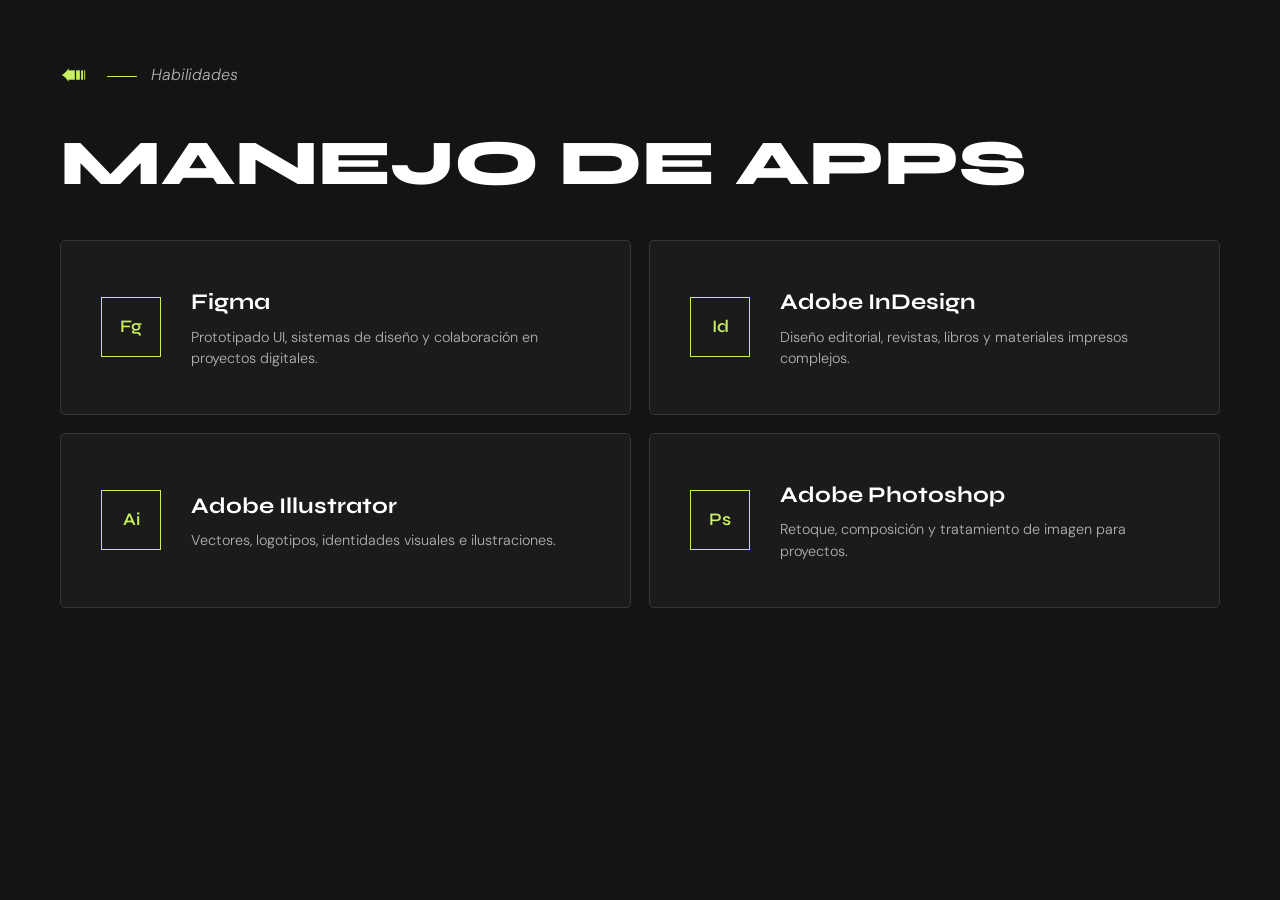
<file: habilidades.html>
<!DOCTYPE html>
<html lang="es">
<head>
    <meta charset="UTF-8">
    <meta name="viewport" content="width=device-width, initial-scale=1.0">
    <title>Habilidades — Cielo Huerta</title>
    <link rel="preconnect" href="https://fonts.googleapis.com">
    <link rel="preconnect" href="https://fonts.gstatic.com" crossorigin>
    <link href="https://fonts.googleapis.com/css2?family=Syne:wght@400;500;600;700;800&family=DM+Sans:ital,wght@0,300;0,400;1,300&display=swap" rel="stylesheet">
    <link rel="stylesheet" href="estilos.css">
</head>
<body>

    <main class="pagina">

        <div class="pagina__header">
            <a href="index.html" class="scroll-arrow scroll-arrow--back" aria-label="Volver">➠</a>
            <span class="seccion__linea"></span>
            <h4 class="seccion__subtitulo">Habilidades</h4>
        </div>

        <h2 class="skills__title">MANEJO DE APPS</h2>

        <div class="skills__grid">

            <div class="skill-card">
                <div class="skill-card__icon-box">
                    <span class="skill-card__icon">Fg</span>
                </div>
                <div class="skill-card__info">
                    <h3 class="skill-card__name">Figma</h3>
                    <p class="skill-card__desc">Prototipado UI, sistemas de diseño y colaboración en proyectos digitales.</p>
                </div>
            </div>

            <div class="skill-card">
                <div class="skill-card__icon-box">
                    <span class="skill-card__icon">Id</span>
                </div>
                <div class="skill-card__info">
                    <h3 class="skill-card__name">Adobe InDesign</h3>
                    <p class="skill-card__desc">Diseño editorial, revistas, libros y materiales impresos complejos.</p>
                </div>
            </div>

            <div class="skill-card">
                <div class="skill-card__icon-box">
                    <span class="skill-card__icon">Ai</span>
                </div>
                <div class="skill-card__info">
                    <h3 class="skill-card__name">Adobe Illustrator</h3>
                    <p class="skill-card__desc">Vectores, logotipos, identidades visuales e ilustraciones.</p>
                </div>
            </div>

            <div class="skill-card">
                <div class="skill-card__icon-box">
                    <span class="skill-card__icon">Ps</span>
                </div>
                <div class="skill-card__info">
                    <h3 class="skill-card__name">Adobe Photoshop</h3>
                    <p class="skill-card__desc">Retoque, composición y tratamiento de imagen para proyectos.</p>
                </div>
            </div>

        </div>

    </main>

</body>
</html>
</file>
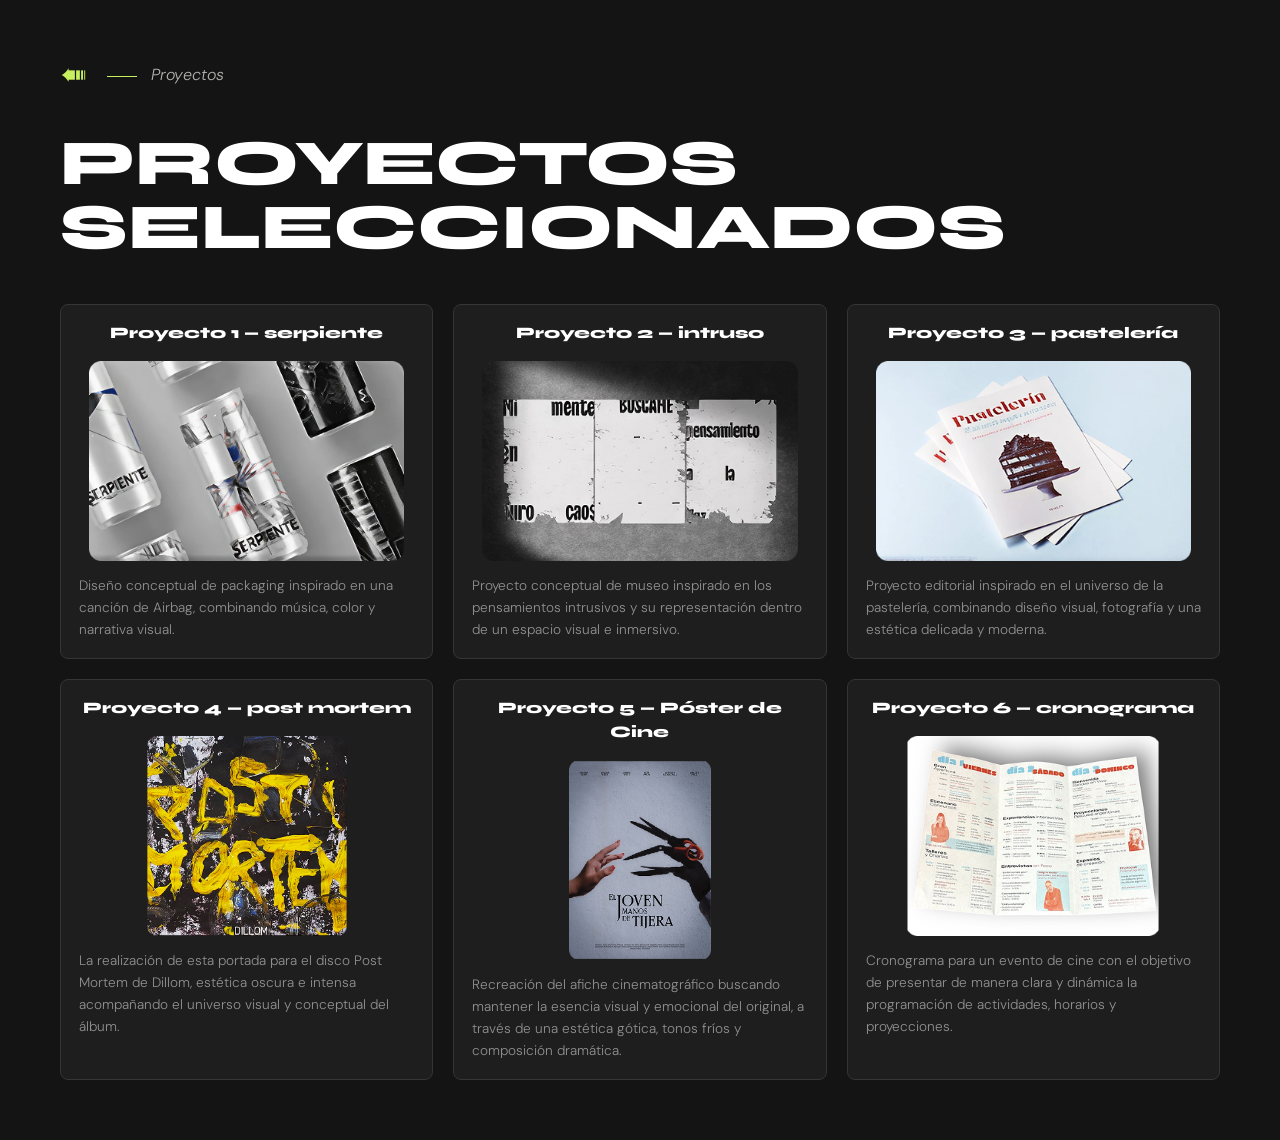
<file: proyecto.html>
<!DOCTYPE html>
<html lang="es">
<head>
    <meta charset="UTF-8">
    <meta name="viewport" content="width=device-width, initial-scale=1.0">
    <title>Proyectos — Cielo Huerta</title>
    <link rel="preconnect" href="https://fonts.googleapis.com">
    <link rel="preconnect" href="https://fonts.gstatic.com" crossorigin>
    <link href="https://fonts.googleapis.com/css2?family=Syne:wght@400;500;600;700;800&family=DM+Sans:ital,wght@0,300;0,400;1,300&display=swap" rel="stylesheet">
    <link rel="stylesheet" href="estilos.css">
    <link rel="stylesheet" href="chocolat.css">
</head>
<body>

    <main class="pagina">

        <div class="pagina__header">
            <a href="index.html" class="scroll-arrow scroll-arrow--back" aria-label="Volver">➠</a>
            <span class="seccion__linea"></span>
            <h4 class="seccion__subtitulo">Proyectos</h4>
        </div>

        <h2 class="proyectos__titulo">Proyectos<br>seleccionados</h2>

        <div class="proyectos__galeria chocolat-parent">

            <article class="proyectos__card">
                <h3 class="proyectos__card-titulo">Proyecto 1 — serpiente</h3>
                <a class="chocolat-image" href="img/img_galeria.serpiente.png" title="Proyecto 1 — Serpiente">
                    <div class="proyectos__card-imagen-wrapper">
                        <img src="img/img_serpiente.png" alt="Proyecto Serpiente" class="proyectos__card-imagen">
                    </div>
                </a>
                <p class="proyectos__card-descripcion">Diseño conceptual de packaging inspirado en una canción de Airbag, combinando música, color y narrativa visual.</p>
            </article>

            <article class="proyectos__card">
                <h3 class="proyectos__card-titulo">Proyecto 2 — intruso</h3>
                <a class="chocolat-image" href="img/img_galeria.intruso.png" title="Proyecto 2 — Intruso">
                    <div class="proyectos__card-imagen-wrapper">
                        <img src="img/img_intruso.png" alt="Proyecto Intruso" class="proyectos__card-imagen">
                    </div>
                </a>
                <p class="proyectos__card-descripcion">Proyecto conceptual de museo inspirado en los pensamientos intrusivos y su representación dentro de un espacio visual e inmersivo.</p>
            </article>

            <article class="proyectos__card">
                <h3 class="proyectos__card-titulo">Proyecto 3 — pastelería</h3>
                <a class="chocolat-image" href="img/img_galeria.pasteleria.png" title="Proyecto 3 — Pastelería">
                    <div class="proyectos__card-imagen-wrapper">
                        <img src="img/img_pasteleria.png" alt="Proyecto Pastelería" class="proyectos__card-imagen">
                    </div>
                </a>
                <p class="proyectos__card-descripcion">Proyecto editorial inspirado en el universo de la pastelería, combinando diseño visual, fotografía y una estética delicada y moderna.</p>
            </article>

            <article class="proyectos__card">
                <h3 class="proyectos__card-titulo">Proyecto 4 — post mortem</h3>
                <a class="chocolat-image" href="img/img_galeria.postmortem.png" title="Proyecto 4 — Post Mortem">
                    <div class="proyectos__card-imagen-wrapper">
                        <img src="img/img_postmortem.png" alt="Proyecto Post Mortem" class="proyectos__card-imagen">
                    </div>
                </a>
                <p class="proyectos__card-descripcion">La realización de esta portada para el disco Post Mortem de Dillom, estética oscura e intensa acompañando el universo visual y conceptual del álbum.</p>
            </article>

            <article class="proyectos__card">
                <h3 class="proyectos__card-titulo">Proyecto 5 — Póster de Cine</h3>
                <a class="chocolat-image" href="img/img_galeria.poster.png" title="Proyecto 5 — Póster de Cine">
                    <div class="proyectos__card-imagen-wrapper">
                        <img src="img/img_poster.png" alt="Proyecto Póster de Cine" class="proyectos__card-imagen">
                    </div>
                </a>
                <p class="proyectos__card-descripcion">Recreación del afiche cinematográfico buscando mantener la esencia visual y emocional del original, a través de una estética gótica, tonos fríos y composición dramática.</p>
            </article>

            <article class="proyectos__card">
                <h3 class="proyectos__card-titulo">Proyecto 6 — cronograma</h3>
                <a class="chocolat-image" href="img/img_galeria.cronograma.png" title="Proyecto 6 — Cronograma">
                    <div class="proyectos__card-imagen-wrapper">
                        <img src="img/img_cronograma.png" alt="Proyecto Cronograma" class="proyectos__card-imagen">
                    </div>
                </a>
                <p class="proyectos__card-descripcion">Cronograma para un evento de cine con el objetivo de presentar de manera clara y dinámica la programación de actividades, horarios y proyecciones.</p>
            </article>

        </div>

    </main>

    <script src="chocolat.js"></script>
    <script>
        document.addEventListener("DOMContentLoaded", function () {
            Chocolat(document.querySelectorAll('.chocolat-image'), {
                loop: true,
                imageSize: 'contain',
                fullScreen: true
            });
        });
    </script>

</body>
</html>
</file>
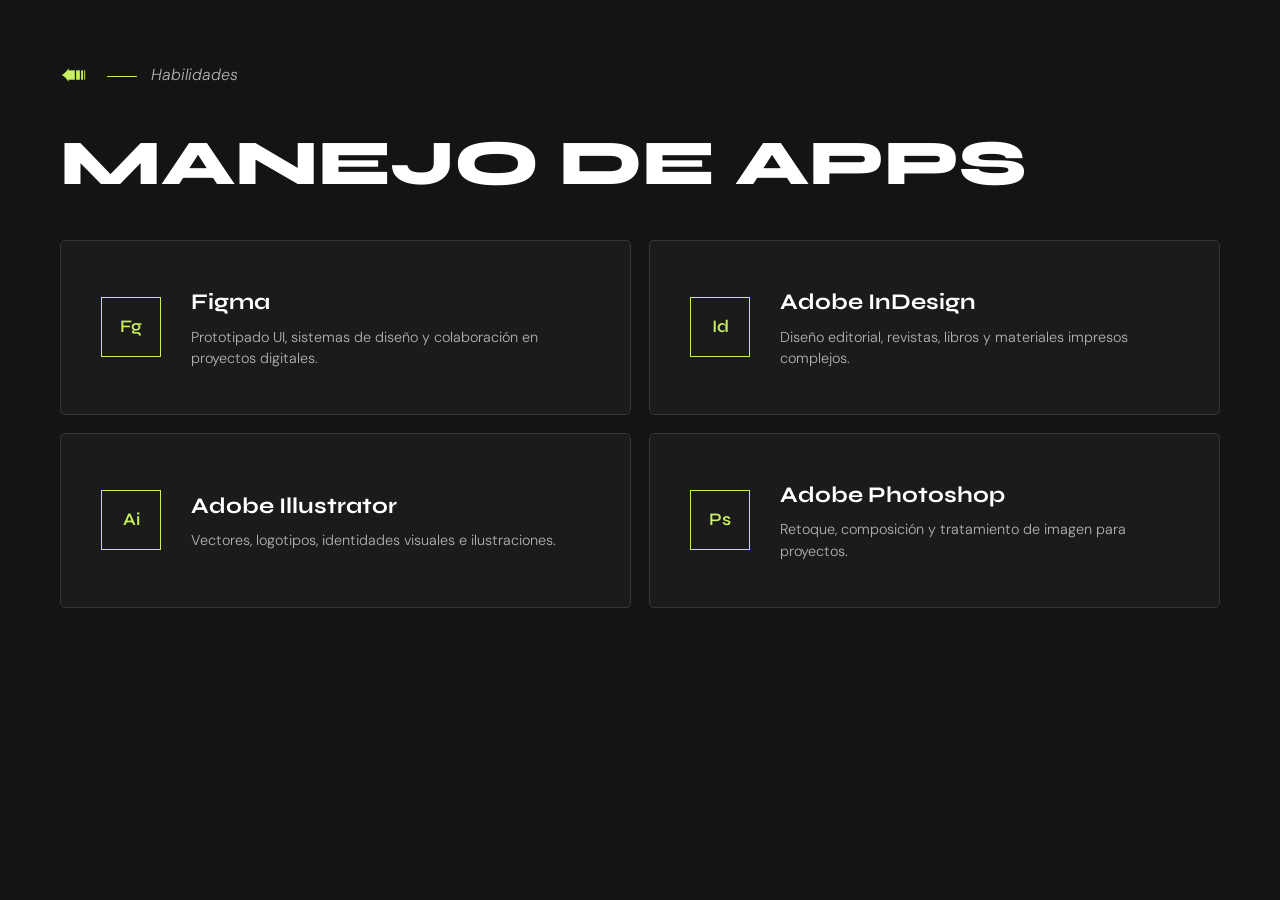
<file: html/habilidades.html>
<!DOCTYPE html>
<html lang="es">
<head>
    <meta charset="UTF-8">
    <meta name="viewport" content="width=device-width, initial-scale=1.0">
    <title>Habilidades — Cielo Huerta</title>
    <link rel="preconnect" href="https://fonts.googleapis.com">
    <link rel="preconnect" href="https://fonts.gstatic.com" crossorigin>
    <link href="https://fonts.googleapis.com/css2?family=Syne:wght@400;500;600;700;800&family=DM+Sans:ital,wght@0,300;0,400;1,300&display=swap" rel="stylesheet">
    <link rel="stylesheet" href="../css/estilos.css">
    <link rel="icon" href="../favicon_ch.ico" type="image/x-icon">
</head>
<body>

    <main class="pagina">

        <header class="pagina__header">
            <a href="../index.html" class="scroll-arrow scroll-arrow--back" aria-label="Volver">➠</a>
            <span class="seccion__linea"></span>
            <h1 class="seccion__subtitulo">Habilidades</h1>
        </header>

        <h2 class="skills__title">MANEJO DE APPS</h2>

        <div class="skills__grid">

            <article class="skill-card">
                <div class="skill-card__icon-box">
                    <span class="skill-card__icon">Fg</span>
                </div>
                <div class="skill-card__info">
                    <h3 class="skill-card__name">Figma</h3>
                    <p class="skill-card__desc">Prototipado UI, sistemas de diseño y colaboración en proyectos digitales.</p>
                </div>
            </article>

            <article class="skill-card">
                <div class="skill-card__icon-box">
                    <span class="skill-card__icon">Id</span>
                </div>
                <div class="skill-card__info">
                    <h3 class="skill-card__name">Adobe InDesign</h3>
                    <p class="skill-card__desc">Diseño editorial, revistas, libros y materiales impresos complejos.</p>
                </div>
            </article>

            <article class="skill-card">
                <div class="skill-card__icon-box">
                    <span class="skill-card__icon">Ai</span>
                </div>
                <div class="skill-card__info">
                    <h3 class="skill-card__name">Adobe Illustrator</h3>
                    <p class="skill-card__desc">Vectores, logotipos, identidades visuales e ilustraciones.</p>
                </div>
            </article>

            <article class="skill-card">
                <div class="skill-card__icon-box">
                    <span class="skill-card__icon">Ps</span>
                </div>
                <div class="skill-card__info">
                    <h3 class="skill-card__name">Adobe Photoshop</h3>
                    <p class="skill-card__desc">Retoque, composición y tratamiento de imagen para proyectos.</p>
                </div>
            </article>

        </div>

    </main>

</body>
</html>
</file>
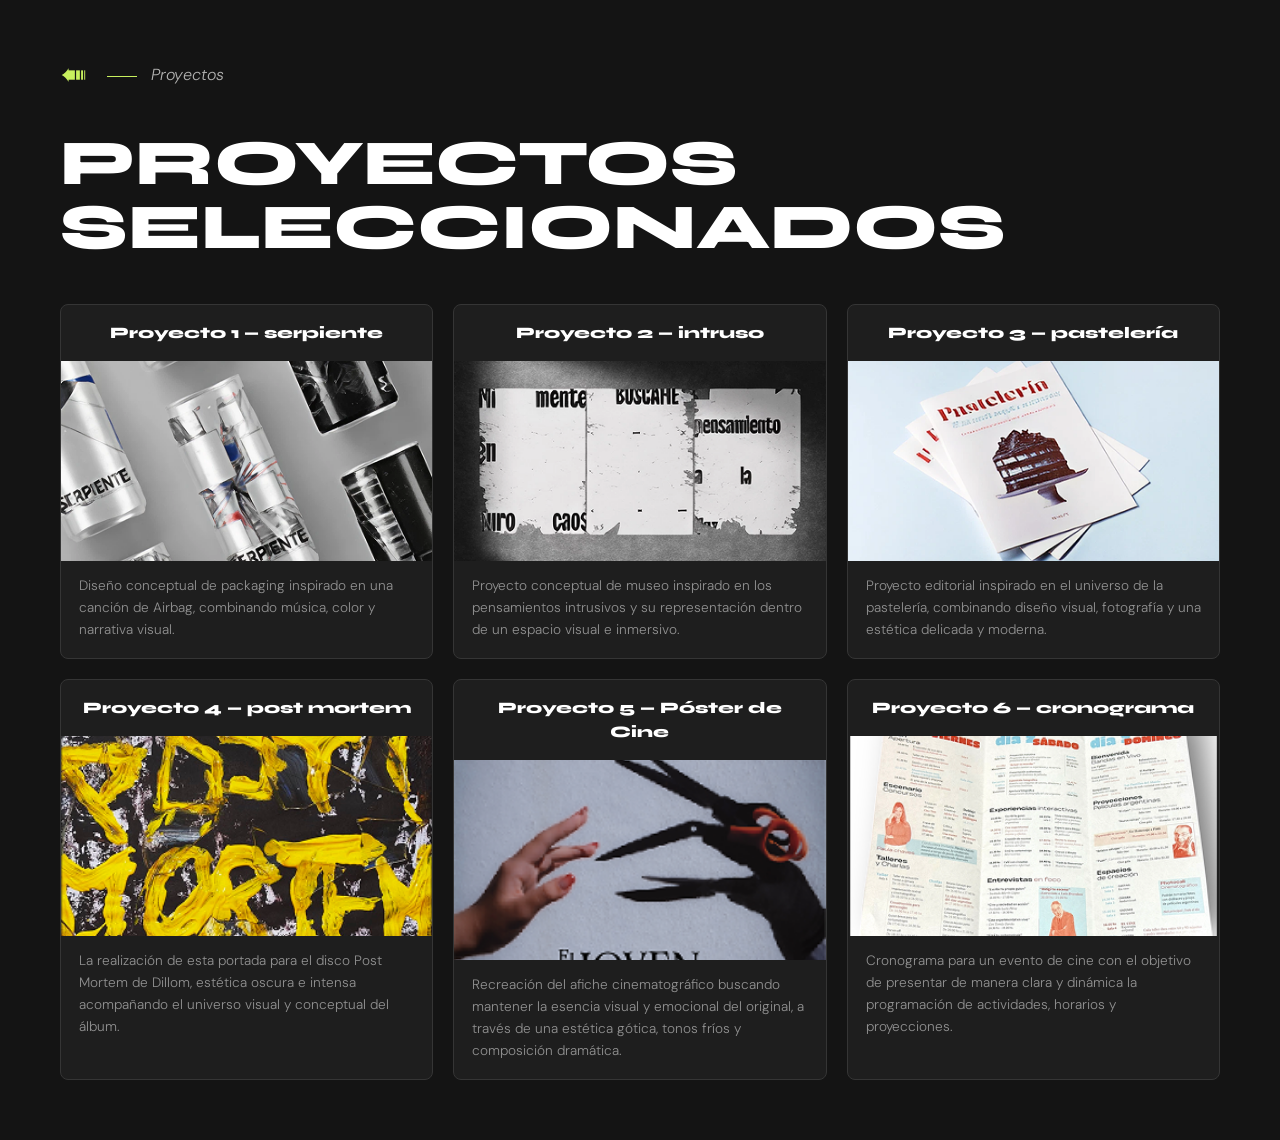
<file: html/proyecto.html>
<!DOCTYPE html>
<html lang="es">
<head>
    <meta charset="UTF-8">
    <meta name="viewport" content="width=device-width, initial-scale=1.0">
    <title>Proyectos — Cielo Huerta</title>
    <link rel="preconnect" href="https://fonts.googleapis.com">
    <link rel="preconnect" href="https://fonts.gstatic.com" crossorigin>
    <link href="https://fonts.googleapis.com/css2?family=Syne:wght@400;500;600;700;800&family=DM+Sans:ital,wght@0,300;0,400;1,300&display=swap" rel="stylesheet">
    <link rel="stylesheet" href="../css/estilos.css">
    <link rel="stylesheet" href="../css/chocolat.css">
    <link rel="icon" href="../favicon_ch.ico" type="image/x-icon">
</head>
<body>

    <main class="pagina">

        <header class="pagina__header">
            <a href="../index.html" class="scroll-arrow scroll-arrow--back" aria-label="Volver">➠</a>
            <span class="seccion__linea"></span>
            <h1 class="seccion__subtitulo">Proyectos</h1>
        </header>

        <h2 class="proyectos__titulo">Proyectos seleccionados</h2>

        <section class="proyectos__galeria chocolat-parent">

            <article class="proyectos__card">
                <h3 class="proyectos__card-titulo">Proyecto 1 — serpiente</h3>
                <a class="chocolat-image" href="../img/img_galeria.serpiente.png" title="Proyecto 1 — Serpiente" width="500" height="375">
                    <div class="proyectos__card-imagen-wrapper">
                        <img src="../img/img_serpiente.png" alt="Proyecto Serpiente" class="proyectos__card-imagen" width="410" height="260">
                    </div>
                </a>
                <p class="proyectos__card-descripcion">Diseño conceptual de packaging inspirado en una canción de Airbag, combinando música, color y narrativa visual.</p>
            </article>

            <article class="proyectos__card">
                <h3 class="proyectos__card-titulo">Proyecto 2 — intruso</h3>
                <a class="chocolat-image" href="../img/img_galeria.intruso.png" title="Proyecto 2 — Intruso" width="500" height="317">
                    <div class="proyectos__card-imagen-wrapper">
                        <img src="../img/img_intruso.png" alt="Proyecto Intruso" class="proyectos__card-imagen" width="410" height="260">
                    </div>
                </a>
                <p class="proyectos__card-descripcion">Proyecto conceptual de museo inspirado en los pensamientos intrusivos y su representación dentro de un espacio visual e inmersivo.</p>
            </article>

            <article class="proyectos__card">
                <h3 class="proyectos__card-titulo">Proyecto 3 — pastelería</h3>
                <a class="chocolat-image" href="../img/img_galeria.pasteleria.png" title="Proyecto 3 — Pastelería" width="500" height="317">
                    <div class="proyectos__card-imagen-wrapper">
                        <img src="../img/img_pasteleria.png" alt="Proyecto Pastelería" class="proyectos__card-imagen" width="410" height="260">
                    </div>
                </a>
                <p class="proyectos__card-descripcion">Proyecto editorial inspirado en el universo de la pastelería, combinando diseño visual, fotografía y una estética delicada y moderna.</p>
            </article>

            <article class="proyectos__card">
                <h3 class="proyectos__card-titulo">Proyecto 4 — post mortem</h3>
                <a class="chocolat-image" href="../img/img_galeria.postmortem.png" title="Proyecto 4 — Post Mortem" width="500" height="500">
                    <div class="proyectos__card-imagen-wrapper">
                        <img src="../img/img_postmortem.png" alt="Proyecto Post Mortem" class="proyectos__card-imagen" width="303" height="303">
                    </div>
                </a>
                <p class="proyectos__card-descripcion">La realización de esta portada para el disco Post Mortem de Dillom, estética oscura e intensa acompañando el universo visual y conceptual del álbum.</p>
            </article>

            <article class="proyectos__card">
                <h3 class="proyectos__card-titulo">Proyecto 5 — Póster de Cine</h3>
                <a class="chocolat-image" href="../img/img_galeria.poster.png" title="Proyecto 5 — Póster de Cine" width="500" height="709">
                    <div class="proyectos__card-imagen-wrapper">
                        <img src="../img/img_poster.png" alt="Proyecto Póster de Cine" class="proyectos__card-imagen" width="218" height="309">
                    </div>
                </a>
                <p class="proyectos__card-descripcion">Recreación del afiche cinematográfico buscando mantener la esencia visual y emocional del original, a través de una estética gótica, tonos fríos y composición dramática.</p>
            </article>

            <article class="proyectos__card">
                <h3 class="proyectos__card-titulo">Proyecto 6 — cronograma</h3>
                <a class="chocolat-image" href="../img/img_galeria.cronograma.png" title="Proyecto 6 — Cronograma" width="500" height="394">
                    <div class="proyectos__card-imagen-wrapper">
                        <img src="../img/img_cronograma.png" alt="Proyecto Cronograma" class="proyectos__card-imagen" width="343" height="270">
                    </div>
                </a>
                <p class="proyectos__card-descripcion">Cronograma para un evento de cine con el objetivo de presentar de manera clara y dinámica la programación de actividades, horarios y proyecciones.</p>
            </article>

        </section>

    </main>

    <script src="../chocolat.js"></script>
    <script>
        document.addEventListener("DOMContentLoaded", function () {
            Chocolat(document.querySelectorAll('.chocolat-image'), {
                loop: true,
                imageSize: 'contain',
                fullScreen: true
            });
        });
    </script>

</body>
</html>
</file>
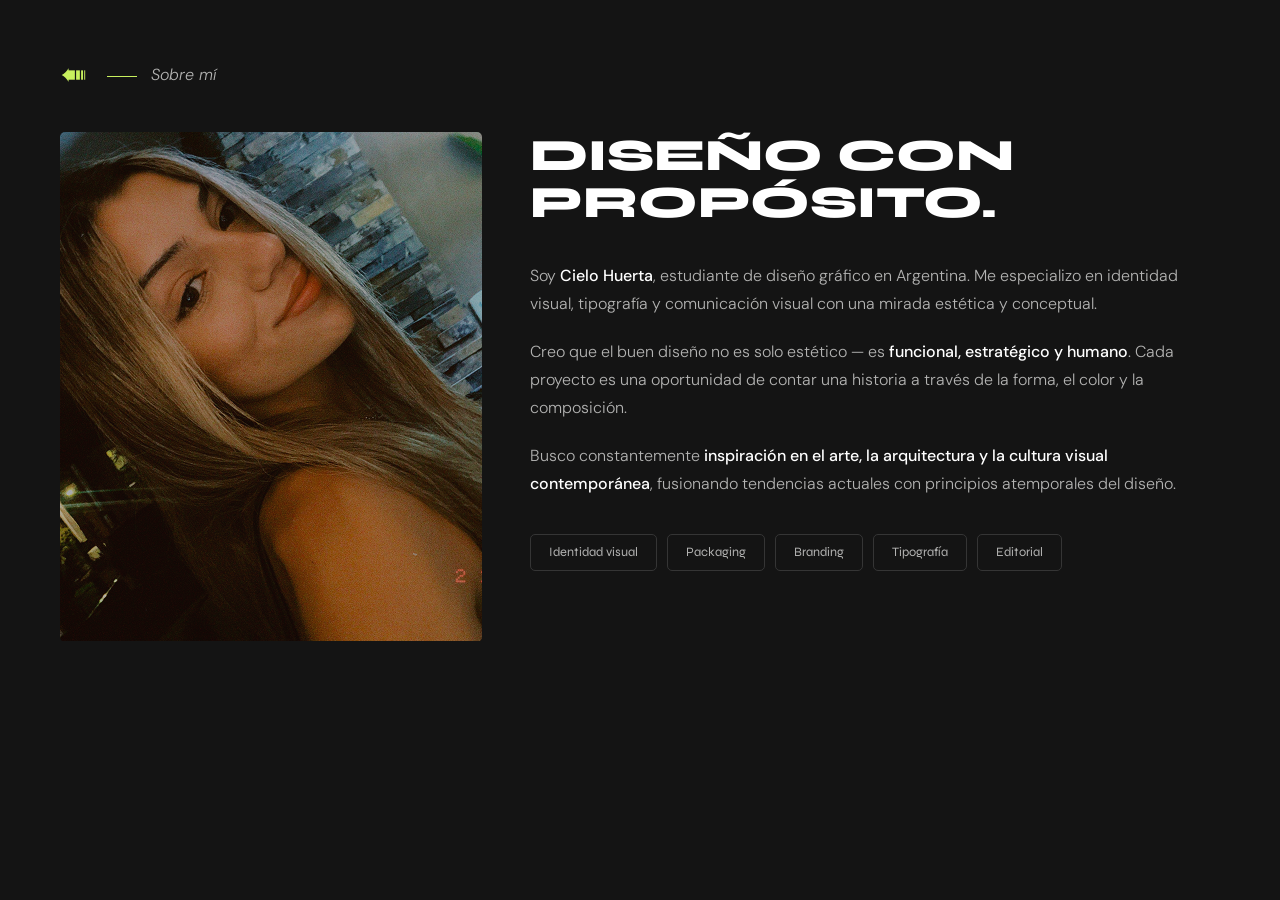
<file: html/sobre-mi.html>
<!DOCTYPE html>
<html lang="es">

<head>
    <meta charset="UTF-8">
    <meta name="viewport" content="width=device-width, initial-scale=1.0">
    <title>Sobre Mí — Cielo Huerta</title>
    <link rel="preconnect" href="https://fonts.googleapis.com">
    <link rel="preconnect" href="https://fonts.gstatic.com" crossorigin>
    <link
        href="https://fonts.googleapis.com/css2?family=Syne:wght@400;500;600;700;800&family=DM+Sans:ital,wght@0,300;0,400;1,300&display=swap"
        rel="stylesheet">
    <link rel="stylesheet" href="../css/estilos.css">
    <link rel="icon" href="../favicon_ch.ico" type="image/x-icon">
</head>

<body>

    <main class="pagina">

        <header class="pagina__header">
            <a href="../index.html" class="scroll-arrow scroll-arrow--back" aria-label="Volver">➠</a>
            <span class="seccion__linea"></span>
            <h1 class="seccion__subtitulo">Sobre mí</h1>
        </header>

        <div class="about__content">
            <div class="about__image-container">
                <img src="../img/mi-foto.png" alt="Foto de Cielo Huerta" class="about__image" width="422" height="510">
            </div>

            <section class="about__text">
                <h2 class="about__title">DISEÑO CON PROPÓSITO.</h2>
                <div class="about__description">
                    <p>Soy <span class="texto-destacado">Cielo Huerta</span>, estudiante de diseño gráfico en Argentina. Me especializo en
                        identidad visual, tipografía y comunicación visual con una mirada estética y conceptual.</p>
                    <p>Creo que el buen diseño no es solo estético — es <span class="texto-destacado">funcional, estratégico y
                            humano</span>. Cada proyecto es una oportunidad de contar una historia a través de la
                        forma, el color y la composición.</p>
                    <p>Busco constantemente <span class="texto-destacado">inspiración en el arte, la arquitectura y la cultura visual
                            contemporánea</span>, fusionando tendencias actuales con principios atemporales del
                        diseño.</p>
                </div>
                <div class="about__tags">
                    <span class="about__tag">Identidad visual</span>
                    <span class="about__tag">Packaging</span>
                    <span class="about__tag">Branding</span>
                    <span class="about__tag">Tipografía</span>
                    <span class="about__tag">Editorial</span>
                </div>
            </section>
        </div>

    </main>

</body>

</html>
</file>
<file: estilos.css>
:root {
    --color-fondo:       #141414;
    --color-fondo-nav:   #0a0a0a;
    --color-fondo-campo: #1e1e1e;
    --color-acento:      #c8f05e;
    --color-blanco:      #ffffff;
    --color-gris-claro:  #b3b3b2;
    --color-gris-medio:  #919191;
    --color-gris-oscuro: #353535;
    --color-negro:       #000000;

    --fuente-titulo: 'Syne', sans-serif;
    --fuente-cuerpo: 'DM Sans', sans-serif;
}

*, *::before, *::after {
    box-sizing: border-box;
    margin: 0;
    padding: 0;
}

html {
    scroll-behavior: smooth;
}

body {
    background-color: var(--color-fondo);
    color: var(--color-blanco);
    font-family: var(--fuente-cuerpo);
    font-weight: 300;
    line-height: 1.5;
    overflow-x: hidden;
}

a {
    text-decoration: none;
    color: inherit;
}

ul {
    list-style: none;
}

img {
    display: block;
    max-width: 100%;
}

.seccion__linea {
    display: inline-block;
    width: 30px;
    height: 1px;
    background-color: var(--color-acento);
    vertical-align: middle;
    margin-right: 10px;
}

.seccion__subtitulo {
    display: inline;
    font-family: var(--fuente-cuerpo);
    font-weight: 300;
    font-size: 1rem;
    color: var(--color-gris-claro);
    font-style: italic;
}

.btn {
    display: inline-block;
    padding: 12px 24px;
    border-radius: 5px;
    font-family: var(--fuente-titulo);
    font-size: 0.75rem;
    font-weight: 700;
    letter-spacing: 0.05em;
    cursor: pointer;
    transition: opacity 0.2s ease;
    text-align: center;
}

.btn:hover {
    opacity: 0.8;
}

.btn--outline {
    background-color: transparent;
    color: var(--color-blanco);
    border: 1px solid var(--color-blanco);
    text-transform: uppercase;
}

.btn--filled {
    background-color: var(--color-acento);
    color: var(--color-negro);
    border: none;
    font-weight: 600;
    text-transform: lowercase;
}

.scroll-arrow {
    display: inline-block;
    font-size: 2rem;
    color: var(--color-acento);
    line-height: 1;
    transition: opacity 0.2s ease;
}

.scroll-arrow:hover {
    opacity: 0.7;
}

.scroll-arrow--down {
    position: fixed;
    right: 40px;
    bottom: 40px;
    transform: rotate(90deg);
    z-index: 999;
}

.scroll-arrow--up {
    position: fixed;
    right: 40px;
    top: 90px;
    transform: rotate(-90deg);
    z-index: 999;
}

.scroll-arrow--back {
    transform: rotate(180deg);
    margin-right: 16px;
    vertical-align: middle;
}

.nav {
    position: sticky;
    top: 0;
    width: 100%;
    background-color: var(--color-fondo-nav);
    border-bottom: 1px solid var(--color-gris-oscuro);
    z-index: 1000;
}

.nav__inner {
    display: flex;
    align-items: center;
    justify-content: space-between;
    padding: 18px 60px;
    max-width: 1400px;
    margin: 0 auto;
}

.nav__logo {
    font-family: var(--fuente-titulo);
    font-size: 1.1rem;
    font-weight: 800;
    color: var(--color-blanco);
    letter-spacing: 0.05em;
}

.nav__menu {
    display: flex;
    align-items: center;
    gap: 36px;
}

.nav__link {
    font-family: var(--fuente-titulo);
    font-size: 0.8rem;
    font-weight: 500;
    color: var(--color-gris-medio);
    letter-spacing: 0.05em;
    transition: color 0.2s ease;
    text-transform: uppercase;
}

.nav__link:hover,
.nav__link--active {
    color: var(--color-blanco);
}

.hero {
    min-height: 100vh;
    padding: 60px 60px 100px;
    display: flex;
    align-items: center;
    justify-content: space-between;
    gap: 60px;
    max-width: 1400px;
    margin: 0 auto;
}

.hero__content {
    flex: 1;
    max-width: 580px;
}

.hero__subtitulo {
    display: flex;
    align-items: center;
    margin-bottom: 14px;
}

.hero__linea {
    width: 30px;
    height: 1px;
    background-color: var(--color-acento);
    margin-right: 10px;
    flex-shrink: 0;
}

.hero__ciudad {
    color: var(--color-acento);
    font-style: italic;
    font-size: 0.9rem;
}

.hero__nombre-cielo {
    font-family: var(--fuente-titulo);
    font-size: clamp(2.8rem, 7vw, 5.5rem);
    font-weight: 800;
    line-height: 0.9;
}

.hero__nombre-huerta {
    font-family: var(--fuente-titulo);
    font-size: clamp(3rem, 9vw, 7rem);
    font-weight: 500;
    line-height: 0.9;
    margin-bottom: 32px;
}

.hero__descripcion {
    font-size: 1rem;
    color: var(--color-gris-claro);
    margin-bottom: 36px;
    max-width: 440px;
    line-height: 1.65;
}

.hero__botones {
    display: flex;
    gap: 16px;
    flex-wrap: wrap;
}

.hero__imagen-wrapper {
    flex: 1;
    position: relative;
    display: flex;
    justify-content: flex-end;
}

.hero__imagen {
    width: 100%;
    max-width: 480px;
    border-radius: 5px;
    object-fit: cover;
}

.hero__stat {
    position: absolute;
    top: -16px;
    left: 30px;
    background-color: var(--color-gris-oscuro);
    border: 1px solid var(--color-acento);
    padding: 16px 20px;
    z-index: 10;
}

.hero__stat-texto {
    color: var(--color-acento);
    font-weight: 300;
    font-size: 0.9rem;
    line-height: 1.6;
}

.contacto {
    padding: 90px 60px 120px;
    max-width: 1400px;
    margin: 0 auto;
}

.contacto__encabezado {
    margin-bottom: 10px;
}

.contacto__inner {
    display: flex;
    gap: 80px;
    margin-top: 36px;
}

.contacto__izquierda {
    flex: 1;
}

.contacto__titulo {
    font-family: var(--fuente-titulo);
    font-size: clamp(2.5rem, 5vw, 4.5rem);
    font-weight: 800;
    margin-bottom: 18px;
}

.contacto__descripcion {
    font-size: 1rem;
    color: var(--color-gris-claro);
    margin-bottom: 36px;
    max-width: 380px;
    line-height: 1.65;
}

.contacto__red {
    display: block;
    padding: 14px 22px;
    border: 1px solid var(--color-gris-medio);
    border-radius: 5px;
    margin-bottom: 12px;
    font-family: var(--fuente-titulo);
    font-size: 1rem;
    transition: border-color 0.3s ease, color 0.3s ease;
}

.contacto__red:hover {
    border-color: var(--color-acento);
    color: var(--color-acento);
}

.contacto__derecha {
    flex: 1.2;
    padding-top: 90px;
}

.formulario {
    display: flex;
    flex-direction: column;
    gap: 16px;
}

.formulario__input,
.formulario__textarea {
    width: 100%;
    background-color: var(--color-fondo-campo);
    border: 1px solid var(--color-gris-oscuro);
    border-radius: 5px;
    padding: 16px;
    color: var(--color-blanco);
    font-family: var(--fuente-cuerpo);
    font-size: 0.95rem;
    font-weight: 300;
    outline: none;
    transition: border-color 0.2s ease;
}

.formulario__input::placeholder,
.formulario__textarea::placeholder {
    color: var(--color-gris-medio);
}

.formulario__input:focus,
.formulario__textarea:focus {
    border-color: var(--color-acento);
}

.formulario__textarea {
    resize: vertical;
    min-height: 130px;
}

.formulario__btn {
    width: 100%;
}

.pagina {
    padding: 60px;
    max-width: 1400px;
    margin: 0 auto;
    min-height: 100vh;
}

.pagina__header {
    margin-bottom: 40px;
}

.about__content {
    display: flex;
    align-items: flex-start;
    gap: 70px;
}

.about__image-container {
    flex: 1;
    max-width: 400px;
}

.about__image {
    width: 100%;
    border-radius: 5px;
}

.about__text {
    flex: 1.5;
}

.about__title {
    font-family: var(--fuente-titulo);
    font-size: clamp(1.8rem, 3.5vw, 3rem);
    font-weight: 800;
    line-height: 1.05;
    margin-bottom: 36px;
}

.about__description p {
    font-size: 1rem;
    color: var(--color-gris-claro);
    margin-bottom: 20px;
    line-height: 1.75;
}

.about__description strong {
    color: var(--color-blanco);
    font-weight: 500;
}

.about__tags {
    display: flex;
    flex-wrap: wrap;
    gap: 10px;
    margin-top: 36px;
}

.about__tag {
    padding: 8px 18px;
    border: 1px solid var(--color-gris-oscuro);
    border-radius: 5px;
    font-family: var(--fuente-titulo);
    font-size: 0.8rem;
    color: var(--color-gris-claro);
    transition: border-color 0.2s ease, color 0.2s ease;
}

.about__tag:hover {
    border-color: var(--color-acento);
    color: var(--color-blanco);
}

.skills__title {
    font-family: var(--fuente-titulo);
    font-size: clamp(2rem, 5vw, 4rem);
    font-weight: 800;
    margin-bottom: 44px;
    line-height: 1;
}

.skills__grid {
    display: grid;
    grid-template-columns: repeat(2, 1fr);
    gap: 18px;
}

.skill-card {
    background-color: rgba(255, 255, 255, 0.03);
    border: 1px solid var(--color-gris-oscuro);
    border-radius: 5px;
    padding: 44px 40px;
    display: flex;
    align-items: center;
    gap: 30px;
    transition: border-color 0.3s ease;
}

.skill-card:hover {
    border-color: var(--color-acento);
}

.skill-card__icon-box {
    width: 60px;
    height: 60px;
    border: 1px solid var(--color-acento);
    display: flex;
    align-items: center;
    justify-content: center;
    flex-shrink: 0;
}

.skill-card__icon {
    color: var(--color-acento);
    font-family: var(--fuente-titulo);
    font-weight: 600;
    font-size: 1.1rem;
}

.skill-card__name {
    font-family: var(--fuente-titulo);
    font-size: 1.4rem;
    font-weight: 700;
    margin-bottom: 8px;
}

.skill-card__desc {
    color: var(--color-gris-claro);
    font-size: 0.9rem;
    line-height: 1.5;
}

.proyectos__titulo {
    font-family: var(--fuente-titulo);
    font-size: clamp(2rem, 5vw, 4rem);
    font-weight: 800;
    text-transform: uppercase;
    margin-bottom: 44px;
    line-height: 1;
}

.proyectos__galeria {
    display: grid;
    grid-template-columns: repeat(3, 1fr);
    gap: 20px;
}

.proyectos__card {
    background-color: var(--color-fondo-campo);
    border: 1px solid var(--color-gris-oscuro);
    border-radius: 8px;
    overflow: hidden;
    transition: border-color 0.3s ease, transform 0.3s ease;
}

.proyectos__card:hover {
    border-color: var(--color-acento);
    transform: translateY(-3px);
}

.proyectos__card-titulo {
    font-family: var(--fuente-titulo);
    font-weight: 800;
    font-size: 1.0rem;
    color: var(--color-blanco);
    padding: 16px 18px;
    text-align: center;
}

.proyectos__card-imagen-wrapper {
    width: 100%;
    height: 200px;
    background-color: var(--color-fondo-campo);
    display: flex;
    align-items: center;
    justify-content: center;
    overflow: hidden;
}

.proyectos__card-imagen {
    max-width: 100%;
    max-height: 100%;
    width: auto;
    height: auto;
    display: block;
    transition: transform 0.5s ease;
}

.proyectos__card:hover .proyectos__card-imagen {
    transform: scale(1.04);
}

.proyectos__card-descripcion {
    font-family: var(--fuente-cuerpo);
    font-weight: 300;
    font-size: 0.85rem;
    color: var(--color-gris-medio);
    line-height: 1.6;
    padding: 14px 18px 18px;
}

.footer {
    background-color: var(--color-fondo-nav);
    border-top: 1px solid var(--color-gris-oscuro);
    padding: 24px 60px;
    display: flex;
    align-items: center;
    justify-content: space-between;
    gap: 20px;
}

.audio-btn {
    position: absolute;
    bottom: 16px;
    right: 16px;
    width: 44px;
    height: 44px;
    border-radius: 50%;
    background-color: rgba(10, 10, 10, 0.75);
    border: 1px solid var(--color-acento);
    color: var(--color-acento);
    font-size: 1.2rem;
    cursor: pointer;
    display: flex;
    align-items: center;
    justify-content: center;
    backdrop-filter: blur(6px);
    transition: background-color 0.2s ease, transform 0.2s ease;
    z-index: 20;
}

.audio-btn:hover {
    background-color: var(--color-acento);
    color: var(--color-negro);
    transform: scale(1.08);
}

.audio-btn--playing {
    background-color: var(--color-acento);
    color: var(--color-negro);
}

.footer__logo {
    font-family: var(--fuente-titulo);
    font-size: 1.1rem;
    font-weight: 800;
    color: var(--color-blanco);
    text-transform: uppercase;
    letter-spacing: 0.05em;
}

.footer__copy {
    font-family: var(--fuente-cuerpo);
    font-weight: 300;
    font-size: 0.82rem;
    color: var(--color-gris-medio);
}

.footer__menu {
    display: flex;
    align-items: center;
    gap: 22px;
}

.footer__link {
    font-family: var(--fuente-titulo);
    font-size: 0.78rem;
    font-weight: 500;
    color: var(--color-gris-medio);
    text-transform: uppercase;
    letter-spacing: 0.05em;
    transition: color 0.2s ease;
}

.footer__link:hover {
    color: var(--color-acento);
}

@media (max-width: 1024px) {
    .hero {
        flex-direction: column;
        padding: 110px 40px 80px;
        gap: 50px;
    }

    .hero__content {
        max-width: 100%;
    }

    .hero__imagen-wrapper {
        justify-content: center;
        width: 100%;
    }

    .hero__imagen {
        max-width: 100%;
    }

    .about__content {
        flex-direction: column;
        gap: 40px;
    }

    .about__image-container {
        max-width: 100%;
    }

    .skills__grid {
        grid-template-columns: 1fr;
    }

    .proyectos__galeria {
        grid-template-columns: repeat(2, 1fr);
    }

    .contacto__inner {
        flex-direction: column;
        gap: 40px;
    }
}

@media (max-width: 768px) {
    .nav__inner {
        padding: 16px 20px;
    }

    .nav__menu {
        gap: 14px;
    }

    .nav__link {
        font-size: 0.72rem;
    }

    .hero {
        padding: 90px 20px 60px;
    }

    .pagina,
    .contacto {
        padding: 40px 20px;
    }

    .proyectos__galeria {
        grid-template-columns: 1fr;
    }

    .footer {
        flex-direction: column;
        text-align: center;
        padding: 16px 20px;
        gap: 8px;
    }

    .footer__menu {
        justify-content: center;
    }

    .scroll-arrow--down,
    .scroll-arrow--up {
        right: 16px;
        font-size: 1.6rem;
    }
}
</file>
<file: chocolat.css>
:root {
    --chocolat-icon-left: url("data:image/svg+xml,%3Csvg xmlns%3D%22http%3A%2F%2Fwww.w3.org%2F2000%2Fsvg%22 viewBox%3D%220 0 32 32%22 stroke-linecap%3D%22round%22 stroke-linejoin%3D%22round%22%3E    %3Ccircle cx%3D%2216%22 cy%3D%2216%22 r%3D%2216%22 fill-opacity%3D%22.2%22%2F%3E    %3Cpath d%3D%22M15.3 20.7 10.7 16l4.6-4.7m7.4 4.7h-12%22 fill%3D%22none%22 stroke%3D%22%23fff%22 stroke-width%3D%221.3%22%2F%3E%3C%2Fsvg%3E");
    --chocolat-icon-right: url("data:image/svg+xml,%3Csvg xmlns%3D%22http%3A%2F%2Fwww.w3.org%2F2000%2Fsvg%22 viewBox%3D%220 0 32 32%22 stroke-linecap%3D%22round%22 stroke-linejoin%3D%22round%22%3E    %3Ccircle cx%3D%2216%22 cy%3D%2216%22 r%3D%2216%22 fill-opacity%3D%22.2%22%2F%3E    %3Cpath d%3D%22m16.7 11.3 4.6 4.7-4.6 4.7M9.3 16h12%22 fill%3D%22none%22 stroke%3D%22%23fff%22 stroke-width%3D%221.3%22%2F%3E%3C%2Fsvg%3E");
    --chocolat-icon-close: url("data:image/svg+xml,%3Csvg xmlns%3D%22http%3A%2F%2Fwww.w3.org%2F2000%2Fsvg%22 viewBox%3D%220 0 32 32%22 stroke-linecap%3D%22round%22%3E    %3Ccircle cx%3D%2216%22 cy%3D%2216%22 r%3D%2216%22 fill-opacity%3D%22.2%22%2F%3E    %3Cpath d%3D%22m12 12 8 8m0-8-8 8%22 fill%3D%22none%22 stroke%3D%22%23fff%22 stroke-width%3D%221.3%22%2F%3E%3C%2Fsvg%3E");
    --chocolat-icon-loader: url("data:image/svg+xml,%3Csvg xmlns%3D%22http%3A%2F%2Fwww.w3.org%2F2000%2Fsvg%22 width%3D%2238%22 height%3D%2238%22%3E  %3Cg transform%3D%22translate(1 1)%22 stroke-width%3D%222%22 fill%3D%22none%22 fill-rule%3D%22evenodd%22%3E    %3Ccircle stroke-opacity%3D%22.2%22 stroke%3D%22%23000%22 cx%3D%2218%22 cy%3D%2218%22 r%3D%2218%22%2F%3E    %3Cpath d%3D%22M36 18C36 8 28 0 18 0%22 stroke%3D%22%23fff%22%3E      %3CanimateTransform attributeName%3D%22transform%22 type%3D%22rotate%22 from%3D%220 18 18%22 to%3D%22360 18 18%22 dur%3D%221s%22 repeatCount%3D%22indefinite%22%2F%3E    %3C%2Fpath%3E  %3C%2Fg%3E%3C%2Fsvg%3E");
    --chocolat-icon-fullscreen: url("data:image/svg+xml,%3Csvg xmlns%3D%22http%3A%2F%2Fwww.w3.org%2F2000%2Fsvg%22 viewBox%3D%220 0 16 16%22%3E    %3Cg stroke%3D%22%23fff%22 fill%3D%22none%22%3E        %3Cpath d%3D%22M.5 2.5h15v11H.5z%22%2F%3E        %3Cpath d%3D%22M7.5 7.5h8v6h-8z%22%2F%3E    %3C%2Fg%3E%3C%2Fsvg%3E");
    --chocolat-transition-time: 0.4s;
}

.chocolat-zoomable.chocolat-zoomed {
    cursor: zoom-out;
}
.chocolat-open {
    overflow: hidden;
}
.chocolat-overlay {
    transition: opacity var(--chocolat-transition-time) ease, visibility 0s var(--chocolat-transition-time) ease;
    height: 100%;
    width: 100%;
    position: fixed;
    left: 0;
    top: 0;
    z-index: 10;
    background-color: #fff;
    visibility: hidden;
    opacity: 0;
}
.chocolat-overlay.chocolat-visible {
    transition: opacity var(--chocolat-transition-time), visibility 0s;
    visibility: visible;
    opacity: 0.8;
}

.chocolat-wrapper {
    transition: opacity var(--chocolat-transition-time) ease, visibility 0s var(--chocolat-transition-time) ease;
    width: 100%;
    height: 100%;
    position: fixed;
    opacity: 0;
    left: 0;
    top: 0;
    z-index: 16;
    color: #fff;
    visibility: hidden;
}
.chocolat-wrapper.chocolat-visible {
    transition: opacity var(--chocolat-transition-time), visibility 0s;
    opacity: 1;
    visibility: visible;
}

.chocolat-zoomable .chocolat-img {
    cursor: zoom-in;
}
.chocolat-loader {
    transition: opacity 0.3s;
    height: 38px;
    width: 38px;
    position: absolute;
    left: 50%;
    top: 50%;
    margin-left: -19px;
    margin-top: -19px;
    z-index: 11;
    background: var(--chocolat-icon-loader);
    opacity: 0;
}
.chocolat-loader.chocolat-visible {
    opacity: 1;
}

.chocolat-image-wrapper {
    position: fixed;
    width: 0px;
    height: 0px;
    left: 50%;
    top: 50%;
    z-index: 14;
    text-align: left;
    transform: translate(-50%, -50%);
}

.chocolat-image-wrapper .chocolat-img {
    position: absolute;
    width: 100%;
    height: 100%;
}
.chocolat-wrapper .chocolat-left {
    width: 50px;
    height: 100px;
    cursor: pointer;
    background: var(--chocolat-icon-left) 50% 50% / 2rem auto no-repeat;
    z-index: 17;
    visibility: hidden;
}

.chocolat-layout {
    display: flex;
    flex-direction: column;
    position: absolute;
    top: 0;
    bottom: 0;
    left: 0;
    right: 0;
}
.chocolat-image-canvas {
    transition: opacity .2s;
    opacity: 0;
    flex-grow: 1;
    align-self: stretch;
}
.chocolat-image-canvas.chocolat-visible {
    opacity: 1;
}
.chocolat-center {
    flex-grow: 1;
    display: flex;
    justify-content: center;
    align-items: center;
    user-select: none;
}

.chocolat-wrapper .chocolat-right {
    width: 50px;
    height: 100px;
    cursor: pointer;
    background: var(--chocolat-icon-right) 50% 50% / 2rem auto no-repeat;
    z-index: 17;
    visibility: hidden;
}
.chocolat-wrapper .chocolat-right.active {
    visibility: visible;
}
.chocolat-wrapper .chocolat-left.active {
    visibility: visible;
}
.chocolat-wrapper .chocolat-top {
    height: 50px;
    overflow: hidden;
    z-index: 17;
    flex-shrink: 0;
}
.chocolat-wrapper .chocolat-close {
    width: 50px;
    height: 50px;
    cursor: pointer;
    position: absolute;
    top: 0;
    right: 0;
    background: var(--chocolat-icon-close) 50% 50% / 2rem auto no-repeat;
}
.chocolat-wrapper .chocolat-bottom {
    height: 40px;
    font-size: 12px;
    z-index: 17;
    padding-left: 15px;
    padding-right: 15px;
    background: rgba(0, 0, 0, 0.2);
    flex-shrink: 0;
    display: flex;
    align-items: center;

}
.chocolat-wrapper .chocolat-set-title {
    display: inline-block;
    padding-right: 15px;
    line-height: 1;
    border-right: 1px solid rgba(255, 255, 255, 0.3);
}
.chocolat-wrapper .chocolat-pagination {
    float: right;
    display: inline-block;
    padding-left: 15px;
    padding-right: 15px;
    margin-right: 15px;
    /*border-right: 1px solid rgba(255, 255, 255, 0.2);*/
}
.chocolat-wrapper .chocolat-fullscreen {
    width: 16px;
    height: 40px;
    background: var(--chocolat-icon-fullscreen) 50% 50% / 1rem auto no-repeat;
    display: block;
    cursor: pointer;
    float: right;
}
.chocolat-wrapper .chocolat-description {
    display: inline-block;
    flex-grow: 1;
    text-align: left;
}

/* no container mode*/
body.chocolat-open > .chocolat-overlay {
    z-index: 15;
}
body.chocolat-open > .chocolat-loader {
    z-index: 15;
}
body.chocolat-open > .chocolat-image-wrapper {
    z-index: 17;
}

/* container mode*/
.chocolat-in-container .chocolat-wrapper,
.chocolat-in-container .chocolat-image-wrapper,
.chocolat-in-container .chocolat-overlay {
    position: absolute;
}
.chocolat-in-container {
    position: relative;
}

.chocolat-zoomable.chocolat-zooming-in .chocolat-image-wrapper,
.chocolat-zoomable.chocolat-zooming-out .chocolat-image-wrapper {
    transition: width .2s ease, height .2s ease;
}
.chocolat-zoomable.chocolat-zooming-in .chocolat-img,
.chocolat-zoomable.chocolat-zooming-out .chocolat-img {
    transition: margin .2s ease;
}

/* uncomment to hide controls when zoomed-in*/
/*
.chocolat-zoomable .chocolat-top,
.chocolat-zoomable .chocolat-bottom,
.chocolat-zoomable .chocolat-right,
.chocolat-zoomable .chocolat-left {
    transition: opacity .3s ease, visibility 0s .3s;
   opacity: 1;
}

.chocolat-zoomable.chocolat-zoomed .chocolat-top,
.chocolat-zoomable.chocolat-zoomed .chocolat-bottom,
.chocolat-zoomable.chocolat-zoomed .chocolat-right,
.chocolat-zoomable.chocolat-zoomed .chocolat-left {
    visibility: hidden;
    opacity: 0;
}
*/
</file>
<file: css/estilos.css>
:root {
    --color-fondo:       #141414;
    --color-fondo-nav:   #0a0a0a;
    --color-fondo-campo: #1e1e1e;
    --color-acento:      #c8f05e;
    --color-blanco:      #ffffff;
    --color-gris-claro:  #b3b3b2;
    --color-gris-medio:  #919191;
    --color-gris-oscuro: #353535;
    --color-negro:       #000000;

    --fuente-titulo: 'Syne', sans-serif;
    --fuente-cuerpo: 'DM Sans', sans-serif;
}

*, *::before, *::after {
    box-sizing: border-box;
    margin: 0;
    padding: 0;
}

html {
    scroll-behavior: smooth;
}

body {
    background-color: var(--color-fondo);
    color: var(--color-blanco);
    font-family: var(--fuente-cuerpo);
    font-weight: 300;
    line-height: 1.5;
    overflow-x: hidden;
}

a {
    text-decoration: none;
    color: inherit;
}

ul {
    list-style: none;
}

img {
    display: block;
}

.seccion__linea {
    display: inline-block;
    width: 30px;
    height: 1px;
    background-color: var(--color-acento);
    vertical-align: middle;
    margin-right: 10px;
}

.seccion__subtitulo {
    display: inline;
    font-family: var(--fuente-cuerpo);
    font-weight: 300;
    font-size: 1rem;
    color: var(--color-gris-claro);
    font-style: italic;
}

.btn {
    display: inline-block;
    padding: 12px 24px;
    border-radius: 5px;
    font-family: var(--fuente-titulo);
    font-size: 0.75rem;
    font-weight: 700;
    letter-spacing: 0.05em;
    cursor: pointer;
    transition: opacity 0.2s ease;
    text-align: center;
}

.btn:hover {
    opacity: 0.8;
}

.btn--outline {
    background-color: transparent;
    color: var(--color-blanco);
    border: 1px solid var(--color-blanco);
    text-transform: uppercase;
}

.btn--filled {
    background-color: var(--color-acento);
    color: var(--color-negro);
    font-weight: 600;
}

.scroll-arrow {
    display: inline-block;
    font-size: 2rem;
    color: var(--color-acento);
    line-height: 1;
    transition: opacity 0.2s ease;
}

.scroll-arrow:hover {
    opacity: 0.7;
}

.scroll-arrow--down {
    position: fixed;
    right: 40px;
    bottom: 40px;
    transform: rotate(90deg);
    z-index: 999;
}

.scroll-arrow--up {
    position: fixed;
    right: 40px;
    top: 90px;
    transform: rotate(-90deg);
    z-index: 999;
}

.scroll-arrow--back {
    transform: rotate(180deg);
    margin-right: 16px;
    vertical-align: middle;
}

.nav {
    position: sticky;
    top: 0;
    width: 100%;
    background-color: var(--color-fondo-nav);
    border-bottom: 1px solid var(--color-gris-oscuro);
    z-index: 1000;
}

.nav__inner {
    display: flex;
    align-items: center;
    justify-content: space-between;
    padding: 18px 60px;
    max-width: 1400px;
    margin: 0 auto;
}
/* acá hice otra animación para el logo y para sumar más a el trabajo */
.nav__logo {
    font-family: var(--fuente-titulo);
    font-size: 1.1rem;
    font-weight: 800;
    letter-spacing: 0.05em;
    background: linear-gradient(
        90deg,
        var(--color-blanco) 0%,
        var(--color-blanco) 30%,
        var(--color-acento) 50%,
        var(--color-blanco) 70%,
        var(--color-blanco) 100%
    );
    background-size: 250% auto;
    -webkit-background-clip: text;
    background-clip: text;
    -webkit-text-fill-color: transparent;
    animation: logo-shine 4s linear infinite;
}

@keyframes logo-shine {
    0%   { background-position: 150% center; }
    100% { background-position: -50% center; }
}

.nav__menu {
    display: flex;
    align-items: center;
    gap: 36px;
}

.nav__link {
    font-family: var(--fuente-titulo);
    font-size: 0.8rem;
    font-weight: 500;
    color: var(--color-gris-medio);
    letter-spacing: 0.05em;
    transition: color 0.2s ease;
    text-transform: uppercase;
}

.nav__link:hover {
    color: var(--color-blanco);
}

.hero {
    min-height: 100vh;
    padding: 60px 60px 100px;
    display: flex;
    align-items: center;
    justify-content: space-between;
    gap: 60px;
    max-width: 1400px;
    margin: 0 auto;
}

.hero__content {
    flex: 1;
    max-width: 580px;
}

.hero__subtitulo {
    display: flex;
    align-items: center;
    margin-bottom: 14px;
}

.hero__linea {
    width: 30px;
    height: 1px;
    background-color: var(--color-acento);
    margin-right: 10px;
    flex-shrink: 0;
}

.hero__ciudad {
    color: var(--color-acento);
    font-style: italic;
    font-size: 0.9rem;
}

.hero__nombre {
    margin-bottom: 32px;
}

.hero__nombre-cielo {
    display: block;
    font-family: var(--fuente-titulo);
    font-size: clamp(2.8rem, 7vw, 5.5rem);
    font-weight: 800;
    line-height: 0.9;
}

.hero__nombre-huerta {
    display: block;
    font-family: var(--fuente-titulo);
    font-size: clamp(3rem, 9vw, 7rem);
    font-weight: 500;
    line-height: 0.9;
}

.hero__descripcion {
    color: var(--color-gris-claro);
    margin-bottom: 36px;
    max-width: 440px;
    line-height: 1.65;
}

.hero__botones {
    display: flex;
    gap: 16px;
}

.hero__imagen-wrapper {
    position: relative;
    display: flex;
}

.hero__imagen {
    border-radius: 5px;
}

.hero__stat {
    position: absolute;
    top: -16px;
    left: 30px;
    background-color: var(--color-gris-oscuro);
    border: 1px solid var(--color-acento);
    padding: 16px 20px;
    z-index: 10;
}

.hero__stat-texto {
    color: var(--color-acento);
    font-weight: 300;
    font-size: 0.9rem;
    line-height: 1.6;
}

.contacto {
    padding: 90px 60px 120px;
    max-width: 1400px;
    margin: 0 auto;
}

.contacto__encabezado {
    margin-bottom: 10px;
}

.contacto__inner {
    display: flex;
    gap: 80px;
    margin-top: 36px;
}

.contacto__izquierda {
    flex: 1;
}

.contacto__titulo {
    font-family: var(--fuente-titulo);
    font-size: clamp(2.5rem, 5vw, 4.5rem);
    font-weight: 800;
    margin-bottom: 18px;
}

.contacto__descripcion {
    font-size: 1rem;
    color: var(--color-gris-claro);
    margin-bottom: 36px;
    max-width: 380px;
    line-height: 1.65;
}

.contacto__red {
    display: block;
    padding: 14px 22px;
    border: 1px solid var(--color-gris-medio);
    border-radius: 5px;
    margin-bottom: 12px;
    font-family: var(--fuente-titulo);
    font-size: 1rem;
    transition: border-color 0.3s ease, color 0.3s ease;
}

.contacto__red:hover {
    border-color: var(--color-acento);
    color: var(--color-acento);
}

.contacto__derecha {
    flex: 1.2;
    padding-top: 90px;
}

.formulario {
    display: flex;
    flex-direction: column;
    gap: 16px;
}

.formulario__input,
.formulario__textarea {
    width: 100%;
    background-color: var(--color-fondo-campo);
    border: 1px solid var(--color-gris-oscuro);
    border-radius: 5px;
    padding: 16px;
    color: var(--color-blanco);
    font-family: var(--fuente-cuerpo);
    font-size: 0.95rem;
    font-weight: 300;
    outline: none;
    transition: border-color 0.2s ease;
}

.formulario__input::placeholder,
.formulario__textarea::placeholder {
    color: var(--color-gris-medio);
}

.formulario__input:focus,
.formulario__textarea:focus {
    border-color: var(--color-acento);
}

.formulario__textarea {
    resize: vertical;
    min-height: 130px;
}

.formulario__btn {
    width: 100%;
}

.pagina {
    padding: 60px;
    max-width: 1400px;
    margin: 0 auto;
    min-height: 100vh;
}

.pagina__header {
    margin-bottom: 40px;
}

.about__content {
    display: flex;
    align-items: flex-start;
    gap: 70px;
}

.about__image-container {
    flex: 1;
    max-width: 400px;
}

.about__image {
    border-radius: 5px;
}

.about__text {
    flex: 1.5;
}

.about__title {
    font-family: var(--fuente-titulo);
    font-size: clamp(1.8rem, 3.5vw, 3rem);
    font-weight: 800;
    line-height: 1.05;
    margin-bottom: 36px;

}

.about__description p {
    font-size: 1rem;
    color: var(--color-gris-claro);
    margin-bottom: 20px;
    line-height: 1.75;
}

.texto-destacado {
    color: var(--color-blanco);
    font-weight: 500;
}

.about__tags {
    display: flex;
    flex-wrap: wrap;
    gap: 10px;
    margin-top: 36px;
}

.about__tag {
    padding: 8px 18px;
    border: 1px solid var(--color-gris-oscuro);
    border-radius: 5px;
    font-family: var(--fuente-titulo);
    font-size: 0.8rem;
    color: var(--color-gris-claro);
    transition: border-color 0.2s ease, color 0.2s ease;
}

.about__tag:hover {
    border-color: var(--color-acento);
    color: var(--color-blanco);
}

.skills__title {
    font-family: var(--fuente-titulo);
    font-size: clamp(2rem, 5vw, 4rem);
    font-weight: 800;
    margin-bottom: 44px;
    line-height: 1;
}

.skills__grid {
    display: grid;
    grid-template-columns: repeat(2, 1fr);
    gap: 18px;
}

.skill-card {
    background-color: rgba(255, 255, 255, 0.03);
    border: 1px solid var(--color-gris-oscuro);
    border-radius: 5px;
    padding: 44px 40px;
    display: flex;
    align-items: center;
    gap: 30px;
    transition: border-color 0.3s ease;
}

.skill-card:hover {
    border-color: var(--color-acento);
}

.skill-card__icon-box {
    width: 60px;
    height: 60px;
    border: 1px solid var(--color-acento);
    display: flex;
    align-items: center;
    justify-content: center;
    flex-shrink: 0;
}

.skill-card__icon {
    color: var(--color-acento);
    font-family: var(--fuente-titulo);
    font-weight: 600;
    font-size: 1.1rem;
}

.skill-card__name {
    font-family: var(--fuente-titulo);
    font-size: 1.4rem;
    font-weight: 700;
    margin-bottom: 8px;
}

.skill-card__desc {
    color: var(--color-gris-claro);
    font-size: 0.9rem;
    line-height: 1.5;
}

.proyectos__titulo {
    font-family: var(--fuente-titulo);
    font-size: clamp(2rem, 5vw, 4rem);
    font-weight: 800;
    text-transform: uppercase;
    margin-bottom: 44px;
    line-height: 1;
}

.proyectos__galeria {
    display: grid;
    grid-template-columns: repeat(3, 1fr);
    gap: 20px;
}

.proyectos__card {
    background-color: var(--color-fondo-campo);
    border: 1px solid var(--color-gris-oscuro);
    border-radius: 8px;
    overflow: hidden;
    transition: border-color 0.3s ease, transform 0.3s ease;
}

.proyectos__card:hover {
    border-color: var(--color-acento);
    transform: translateY(-3px);
}

.proyectos__card-titulo {
    font-family: var(--fuente-titulo);
    font-weight: 800;
    font-size: 1.0rem;
    color: var(--color-blanco);
    padding: 16px 18px;
    text-align: center;
}

.proyectos__card-imagen-wrapper {
    width: 100%;
    height: 200px;
    background-color: var(--color-fondo-campo);
    overflow: hidden;
}

.proyectos__card-imagen {
    display: block;
    width: 100%;
    height: 100%;
    object-fit: cover;
    object-position: center;
    transition: transform 0.5s ease;
}

.proyectos__card:hover .proyectos__card-imagen {
    transform: scale(1.04);
}

.proyectos__card-descripcion {
    font-family: var(--fuente-cuerpo);
    font-weight: 300;
    font-size: 0.85rem;
    color: var(--color-gris-medio);
    line-height: 1.6;
    padding: 14px 18px 18px;
}

.footer {
    background-color: var(--color-fondo-nav);
    border-top: 1px solid var(--color-gris-oscuro);
    padding: 24px 60px;
    display: flex;
    align-items: center;
    justify-content: space-between;
    gap: 20px;
}

.footer__logo {
    font-family: var(--fuente-titulo);
    font-size: 1.1rem;
    font-weight: 800;
    color: var(--color-blanco);
    text-transform: uppercase;
    letter-spacing: 0.05em;
}

.footer__copy {
    font-family: var(--fuente-cuerpo);
    font-weight: 300;
    font-size: 0.82rem;
    color: var(--color-gris-medio);
}

.footer__menu {
    display: flex;
    align-items: center;
    gap: 22px;
}

.footer__link {
    font-family: var(--fuente-titulo);
    font-size: 0.78rem;
    font-weight: 500;
    color: var(--color-gris-medio);
    text-transform: uppercase;
    letter-spacing: 0.05em;
    transition: color 0.2s ease;
}

.footer__link:hover {
    color: var(--color-acento);
}

.audio-btn {
    position: absolute;
    bottom: 20px;
    right: 20px;
    width: 60px;
    height: 60px;
    border-radius: 50%;
    background-color: var(--color-acento);
    border: none;
    color: var(--color-negro);
    cursor: pointer;
    display: flex;
    align-items: center;
    justify-content: center;
    box-shadow: 0 0 22px rgba(200, 240, 94, 0.55);
    transition: transform 0.25s ease, box-shadow 0.25s ease;
    z-index: 10;
}

.audio-btn:hover {
    transform: scale(1.12);
    box-shadow: 0 0 36px rgba(200, 240, 94, 0.85);
}

.audio-btn__icon {
    font-size: 1.4rem;
    line-height: 1;
    pointer-events: none;
}

.audio-btn--playing {
    animation: audio-pulse 2s ease-in-out infinite;
}
/* Animación de pulso para el botón de audio */
@keyframes audio-pulse {
    0%, 100% { box-shadow: 0 0 22px rgba(200, 240, 94, 0.55); }
    50%       { box-shadow: 0 0 44px rgba(200, 240, 94, 1); }
}

@media (max-width: 1024px) {
    .hero {
        flex-direction: column;
        padding: 110px 40px 80px;
        gap: 50px;
    }

    .hero__content {
        max-width: 100%;
    }

    .hero__imagen-wrapper {
        justify-content: center;
        width: 100%;
    }

    .about__content {
        flex-direction: column;
        gap: 40px;
    }

    .about__image-container {
        max-width: 100%;
    }

    .skills__grid {
        grid-template-columns: 1fr;
    }

    .proyectos__galeria {
        grid-template-columns: repeat(2, 1fr);
    }

    .contacto__inner {
        flex-direction: column;
        gap: 40px;
    }
}
/*  comienzo de responsive*/
@media (max-width: 768px) {
    .nav__inner {
        padding: 16px 20px;
    }

    .nav__menu {
        gap: 14px;
    }

    .nav__link {
        font-size: 0.72rem;
    }

    .hero {
        padding: 90px 20px 60px;
    }

    .pagina,
    .contacto {
        padding: 40px 20px;
    }

    .proyectos__galeria {
        grid-template-columns: 1fr;
    }

    .footer {
        flex-direction: column;
        text-align: center;
        padding: 16px 20px;
        gap: 8px;
    }

    .footer__menu {
        justify-content: center;
    }

    .scroll-arrow--down,
    .scroll-arrow--up {
        right: 16px;
        font-size: 1.6rem;
    }
}
</file>
<file: css/chocolat.css>
:root {
    --chocolat-icon-left: url("data:image/svg+xml,%3Csvg xmlns%3D%22http%3A%2F%2Fwww.w3.org%2F2000%2Fsvg%22 viewBox%3D%220 0 32 32%22 stroke-linecap%3D%22round%22 stroke-linejoin%3D%22round%22%3E    %3Ccircle cx%3D%2216%22 cy%3D%2216%22 r%3D%2216%22 fill-opacity%3D%22.2%22%2F%3E    %3Cpath d%3D%22M15.3 20.7 10.7 16l4.6-4.7m7.4 4.7h-12%22 fill%3D%22none%22 stroke%3D%22%23fff%22 stroke-width%3D%221.3%22%2F%3E%3C%2Fsvg%3E");
    --chocolat-icon-right: url("data:image/svg+xml,%3Csvg xmlns%3D%22http%3A%2F%2Fwww.w3.org%2F2000%2Fsvg%22 viewBox%3D%220 0 32 32%22 stroke-linecap%3D%22round%22 stroke-linejoin%3D%22round%22%3E    %3Ccircle cx%3D%2216%22 cy%3D%2216%22 r%3D%2216%22 fill-opacity%3D%22.2%22%2F%3E    %3Cpath d%3D%22m16.7 11.3 4.6 4.7-4.6 4.7M9.3 16h12%22 fill%3D%22none%22 stroke%3D%22%23fff%22 stroke-width%3D%221.3%22%2F%3E%3C%2Fsvg%3E");
    --chocolat-icon-close: url("data:image/svg+xml,%3Csvg xmlns%3D%22http%3A%2F%2Fwww.w3.org%2F2000%2Fsvg%22 viewBox%3D%220 0 32 32%22 stroke-linecap%3D%22round%22%3E    %3Ccircle cx%3D%2216%22 cy%3D%2216%22 r%3D%2216%22 fill-opacity%3D%22.2%22%2F%3E    %3Cpath d%3D%22m12 12 8 8m0-8-8 8%22 fill%3D%22none%22 stroke%3D%22%23fff%22 stroke-width%3D%221.3%22%2F%3E%3C%2Fsvg%3E");
    --chocolat-icon-loader: url("data:image/svg+xml,%3Csvg xmlns%3D%22http%3A%2F%2Fwww.w3.org%2F2000%2Fsvg%22 width%3D%2238%22 height%3D%2238%22%3E  %3Cg transform%3D%22translate(1 1)%22 stroke-width%3D%222%22 fill%3D%22none%22 fill-rule%3D%22evenodd%22%3E    %3Ccircle stroke-opacity%3D%22.2%22 stroke%3D%22%23000%22 cx%3D%2218%22 cy%3D%2218%22 r%3D%2218%22%2F%3E    %3Cpath d%3D%22M36 18C36 8 28 0 18 0%22 stroke%3D%22%23fff%22%3E      %3CanimateTransform attributeName%3D%22transform%22 type%3D%22rotate%22 from%3D%220 18 18%22 to%3D%22360 18 18%22 dur%3D%221s%22 repeatCount%3D%22indefinite%22%2F%3E    %3C%2Fpath%3E  %3C%2Fg%3E%3C%2Fsvg%3E");
    --chocolat-icon-fullscreen: url("data:image/svg+xml,%3Csvg xmlns%3D%22http%3A%2F%2Fwww.w3.org%2F2000%2Fsvg%22 viewBox%3D%220 0 16 16%22%3E    %3Cg stroke%3D%22%23fff%22 fill%3D%22none%22%3E        %3Cpath d%3D%22M.5 2.5h15v11H.5z%22%2F%3E        %3Cpath d%3D%22M7.5 7.5h8v6h-8z%22%2F%3E    %3C%2Fg%3E%3C%2Fsvg%3E");
    --chocolat-transition-time: 0.4s;
}

.chocolat-zoomable.chocolat-zoomed {
    cursor: zoom-out;
}
.chocolat-open {
    overflow: hidden;
}
.chocolat-overlay {
    transition: opacity var(--chocolat-transition-time) ease, visibility 0s var(--chocolat-transition-time) ease;
    height: 100%;
    width: 100%;
    position: fixed;
    left: 0;
    top: 0;
    z-index: 10;
    background-color: #0a0a0a;
    visibility: hidden;
    opacity: 0;
}
.chocolat-overlay.chocolat-visible {
    transition: opacity var(--chocolat-transition-time), visibility 0s;
    visibility: visible;
    opacity: 0.94;
}

.chocolat-wrapper {
    transition: opacity var(--chocolat-transition-time) ease, visibility 0s var(--chocolat-transition-time) ease;
    width: 100%;
    height: 100%;
    position: fixed;
    opacity: 0;
    left: 0;
    top: 0;
    z-index: 16;
    color: #fff;
    visibility: hidden;
}
.chocolat-wrapper.chocolat-visible {
    transition: opacity var(--chocolat-transition-time), visibility 0s;
    opacity: 1;
    visibility: visible;
}

.chocolat-zoomable .chocolat-img {
    cursor: zoom-in;
}
.chocolat-loader {
    transition: opacity 0.3s;
    height: 38px;
    width: 38px;
    position: absolute;
    left: 50%;
    top: 50%;
    margin-left: -19px;
    margin-top: -19px;
    z-index: 11;
    background: var(--chocolat-icon-loader);
    opacity: 0;
}
.chocolat-loader.chocolat-visible {
    opacity: 1;
}

.chocolat-image-wrapper {
    position: fixed;
    left: 50%;
    top: 50%;
    z-index: 14;
    text-align: center;
    transform: translate(-50%, -50%);
    display: flex;
    align-items: center;
    justify-content: center;
}

.chocolat-wrapper .chocolat-left {
    width: 50px;
    height: 100px;
    cursor: pointer;
    background: var(--chocolat-icon-left) 50% 50% / 2rem auto no-repeat;
    z-index: 17;
    visibility: hidden;
}

.chocolat-layout {
    display: flex;
    flex-direction: column;
    position: absolute;
    top: 0;
    bottom: 0;
    left: 0;
    right: 0;
}
.chocolat-image-canvas {
    transition: opacity .2s;
    opacity: 0;
    flex-grow: 1;
    align-self: stretch;
}
.chocolat-image-canvas.chocolat-visible {
    opacity: 1;
}
.chocolat-center {
    flex-grow: 1;
    display: flex;
    justify-content: center;
    align-items: center;
    user-select: none;
}

.chocolat-wrapper .chocolat-right {
    width: 50px;
    height: 100px;
    cursor: pointer;
    background: var(--chocolat-icon-right) 50% 50% / 2rem auto no-repeat;
    z-index: 17;
    visibility: hidden;
}
.chocolat-wrapper .chocolat-right.active {
    visibility: visible;
}
.chocolat-wrapper .chocolat-left.active {
    visibility: visible;
}
.chocolat-wrapper .chocolat-top {
    height: 50px;
    overflow: hidden;
    z-index: 17;
    flex-shrink: 0;
}
.chocolat-wrapper .chocolat-close {
    width: 50px;
    height: 50px;
    cursor: pointer;
    position: absolute;
    top: 0;
    right: 0;
    background: var(--chocolat-icon-close) 50% 50% / 2rem auto no-repeat;
}
.chocolat-wrapper .chocolat-bottom {
    height: 40px;
    font-size: 12px;
    z-index: 17;
    padding-left: 15px;
    padding-right: 15px;
    background: rgba(0, 0, 0, 0.2);
    flex-shrink: 0;
    display: flex;
    align-items: center;

}
.chocolat-wrapper .chocolat-set-title {
    display: inline-block;
    padding-right: 15px;
    line-height: 1;
    border-right: 1px solid rgba(255, 255, 255, 0.3);
}
.chocolat-wrapper .chocolat-pagination {
    float: right;
    display: inline-block;
    padding-left: 15px;
    padding-right: 15px;
    margin-right: 15px;
    /*border-right: 1px solid rgba(255, 255, 255, 0.2);*/
}
.chocolat-wrapper .chocolat-fullscreen {
    width: 16px;
    height: 40px;
    background: var(--chocolat-icon-fullscreen) 50% 50% / 1rem auto no-repeat;
    display: block;
    cursor: pointer;
    float: right;
}
.chocolat-wrapper .chocolat-description {
    display: inline-block;
    flex-grow: 1;
    text-align: left;
}

/* no container mode*/
body.chocolat-open > .chocolat-overlay {
    z-index: 15;
}
body.chocolat-open > .chocolat-loader {
    z-index: 15;
}
body.chocolat-open > .chocolat-image-wrapper {
    z-index: 17;
}

/* container mode*/
.chocolat-in-container .chocolat-wrapper,
.chocolat-in-container .chocolat-image-wrapper,
.chocolat-in-container .chocolat-overlay {
    position: absolute;
}
.chocolat-in-container {
    position: relative;
}

.chocolat-zoomable.chocolat-zooming-in .chocolat-image-wrapper,
.chocolat-zoomable.chocolat-zooming-out .chocolat-image-wrapper {
    transition: width .2s ease, height .2s ease;
}
.chocolat-zoomable.chocolat-zooming-in .chocolat-img,
.chocolat-zoomable.chocolat-zooming-out .chocolat-img {
    transition: margin .2s ease;
}

/* Centrado e integración visual con el portfolio */
.chocolat-img {
    display: block;
    margin: 0 auto;
    border-radius: 5px;
}

.chocolat-wrapper .chocolat-bottom {
    background: rgba(10, 10, 10, 0.85);
    color: #b3b3b2;
    font-size: 0.8rem;
}
</file>
